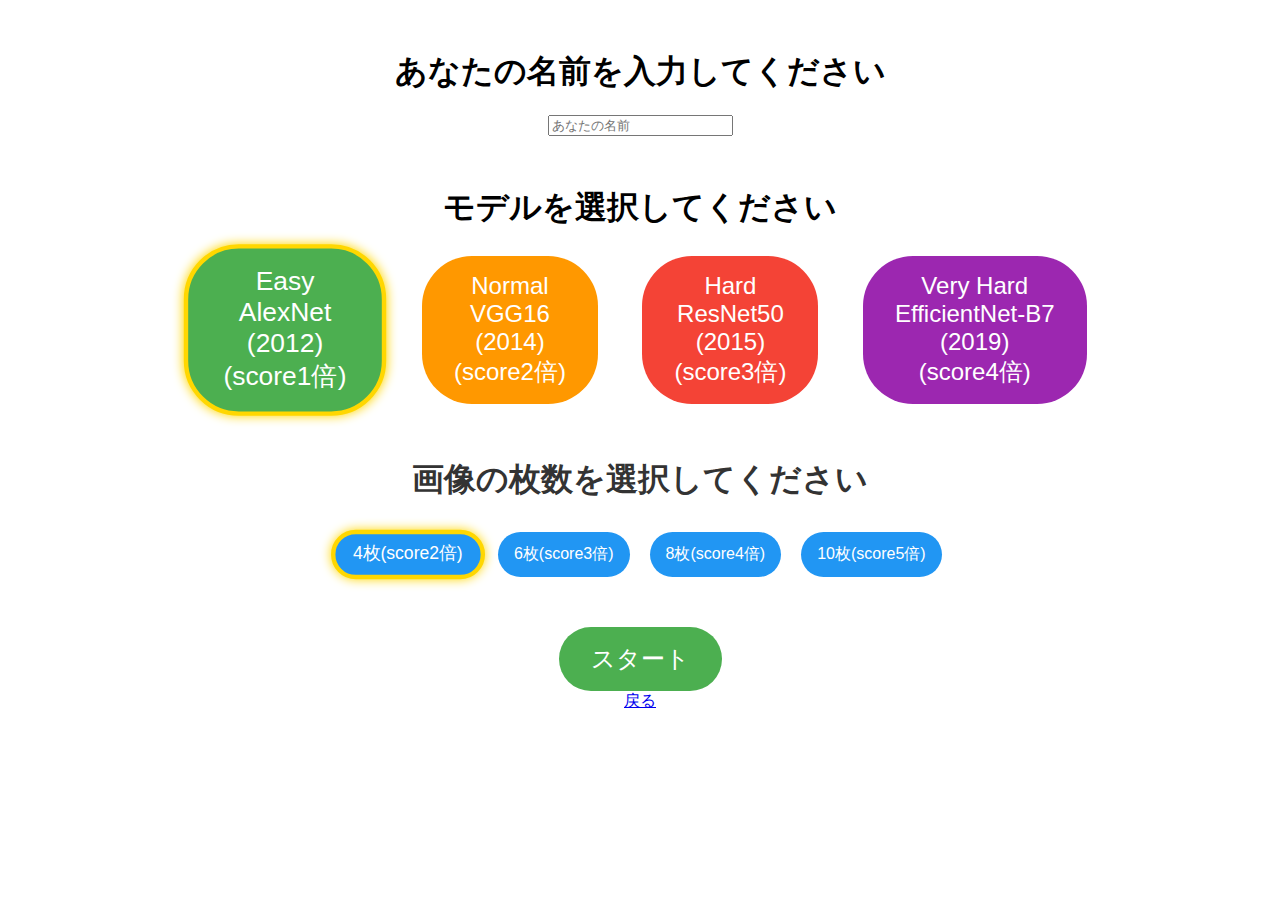
<file: main/templates/select_model.html>
<!DOCTYPE html> <!-- HTML5文書宣言 -->
<html lang="ja">  <!-- ドキュメントの言語を日本語に設定 -->
<head>
    <meta charset="UTF-8"> <!-- 文字エンコーディングをUTF-8に設定 -->
    <meta name="viewport" content="width=device-width, initial-scale=1.0"> <!-- レスポンシブデザイン用のビューポート設定 -->
    <title>Select setting</title> <!-- ページタイトルを設定 -->
    <style>
        /* 以下、ページ全体のスタイリング */
        body {
            font-family: Arial, sans-serif; /* テキストのフォントファミリーを設定 */
            text-align: center; /* テキストを中央揃えに */
        }
        h1 {
            margin-top: 50px; /* 見出しの上に余白を設定 */
        }
        .button-container {
            display: flex; /* Flexboxを使用してアイテムを横並びに配置 */
            justify-content: center; /* 水平方向の中央揃えを行う */
            margin-top: 50px; /* 上部の余白を設定 */
        }
        .model-button {
            position: relative; /* 相対位置を指定、ツールチップの基点となる */
            font-size: 1.5rem; /* ボタンのフォントサイズを大きく設定 */
            padding: 1rem 2rem; /* パディングでボタン内の空間を調整 */
            margin: 0 20px; /* ボタン間の余白を設定 */
            border: none; /* ボーダーを非表示に */
            border-radius: 50px; /* 角を丸くする */
            color: white; /* テキストカラーを白に */
            cursor: pointer; /* カーソルを指マークに */
            transition: background-color 0.3s; /* 背景色変化のアニメーション効果 */
        }
        .model-button:hover {
            opacity: 0.8; /* ホバー時にボタンの透明度を下げる */
        }
        .model-button:hover::after {
            content: attr(data-tooltip); /* ツールチップの内容をdata-tooltip属性から取得 */
            position: absolute; /* 絶対位置を指定 */
            white-space: pre-line; /* 改行を保持する設定 */
            background-color: rgba(0, 0, 0, 0.8); /* 背景色を半透明の黒に */
            color: white; /* テキストカラーを白に */
            padding: 10px; /* 内側の余白 */
            border-radius: 4px; /* 角を丸く */
            z-index: 100; /* 重なり順位 */
            width: 200px; /* 幅を200pxに設定 */
            font-size: 0.8rem; /* フォントサイズを小さく設定 */
            transform: translateX(-50%); /* X軸方向に左に50%ずらす */
            left: 50%; /* 左から50%の位置に配置 */
            bottom:-70%; /* 下から-70%の位置に配置 */
        }
        .model-button.selected {
            transform: scale(1.1); /* 選択されたボタンを大きく表示 */
            border: 4px solid #FFD700; /* 黄色の太いボーダーを追加 */
            box-shadow: 0 0 10px #FFD700; /* 黄色の影を追加 */
        }
        /* 各モデルボタンの背景色設定 */
        .resnet50 {
            background-color: #F44336; /* 赤色 */
        }
        .vgg16 {
            background-color: #FF9800; /* オレンジ色 */
        }
        .alexnet {
            background-color: #4CAF50; /* 緑色 */
        }
        .efficientnet-b7 {
            background-color: #9C27B0; /* 紫色 */
        }

        /* 画像枚数選択ボタンのスタイリング */
        .image-count-container {
            display: flex; /* Flexboxで横並び */
            justify-content: center; /* 中央揃え */
            margin-top: 30px; /* 上部の余白 */
        }
        .image-count-button {
            font-size: 1rem; /* フォントサイズを設定 */
            padding: 0.5rem 1rem; /* 内側のパディング */
            margin: 0 10px; /* 間隔 */
            border: none; /* ボーダーなし */
            border-radius: 50px; /* 角を丸く */
            color: white; /* テキストカラーを白に */
            cursor: pointer; /* カーソルを指マークに */
            transition: background-color 0.3s, transform 0.3s; /* 背景色とサイズ変化のアニメーション */
            background-color: #2196F3; /* 青色 */
        }
        .image-count-button:hover {
            opacity: 0.8; /* ホバー時の透明度変更 */
        }
        .image-count-button.selected {
            transform: scale(1.1); /* 選択時に拡大表示 */
            border: 4px solid #FFD700; /* 黄色のボーダーを追加 */
            box-shadow: 0 0 10px #FFD700; /* 黄色の影を追加 */
        }
        /* サブタイトルとスタートボタンのスタイリング */
        h2 {
            font-size: 2.0rem; /* サブタイトルのフォントサイズ */
            text-align: center; /* 中央揃え */
            margin-top: 50px; /* 上部の余白 */
            color: #333; /* 色を灰色に設定 */
        }
        .start-button {
            font-size: 1.5rem; /* フォントサイズ */
            padding: 1rem 2rem; /* パディング */
            margin-top: 50px; /* 上部の余白 */
            border: none; /* ボーダーなし */
            border-radius: 50px; /* 角を丸く */
            color: white; /* テキストカラーを白に */
            cursor: pointer; /* カーソルを指マークに */
            background-color: #4CAF50; /* 緑色 */
            transition: background-color 0.3s; /* 背景色変化のアニメーション */
        }
        .start-button:hover {
            background-color: #45a049; /* ホバー時に色を暗く */
            transform: scale(1.1); /* ボタンを拡大表示 */
        }
        
    </style>
    <!-- <audio id="start-sound" src="{{ url_for('static', filename='sounds/select_model/horagai.mp3') }}"></audio> -->
</head>
</head>
<body>
    <h1>あなたの名前を入力してください</h1> <!-- メインの見出しを表示 -->
    <form action="/quiz" method="post">
        <input type="text" name="name" placeholder="あなたの名前" required> <!-- 名前入力フィールド -->
    <h1>モデルを選択してください</h1>
    <button type="button" class="model-button alexnet selected" data-model="alexnet" data-tooltip="AlexNetは2012年に開発されたモデルで、画像認識の分野で革命をもたらしました。シンプルな構造でありながら、当時としては非常に高い精度を達成しました。">
        Easy<br>AlexNet<br>(2012)<br>(score1倍)
    </button>
    <button type="button" class="model-button vgg16" data-model="vgg16" data-tooltip="VGG16は2014年に開発されたモデルで、より多くの畳み込み層を使用しているため、高いレベルの画像特徴を抽出できます。">
        Normal<br>VGG16<br>(2014)<br>(score2倍)
    </button>
    <button type="button" class="model-button resnet50" data-model="resnet50" data-tooltip="ResNet50は「残差ネットワーク」として知られ、2015年に開発されました。非常に深いネットワークが可能です。">
        Hard<br>ResNet50<br>(2015)<br>(score3倍)
    </button>
    <button type="button" class="model-button efficientnet-b7" data-model="efficientnet-b7" data-tooltip="EfficientNet-B7は2019年に開発され、スケーラビリティと効率の良さで知られます。非常に高い効率と精度を提供します。">
        Very Hard<br>EfficientNet-B7<br>(2019)<br>(score4倍)
    </button>
    </div>

    <h2>画像の枚数を選択してください</h2>
    <div class="image-count-container">
        <button type="button" class="image-count-button selected" data-count="4">4枚(score2倍)</button>
        <button type="button" class="image-count-button" data-count="6">6枚(score3倍)</button>
        <button type="button" class="image-count-button" data-count="8">8枚(score4倍)</button>
        <button type="button" class="image-count-button" data-count="10">10枚(score5倍)</button>
    </div>

    <form action="/quiz" method="post" id="start-form">
        <input type="hidden" name="model" id="model-input" value="alexnet">
        <input type="hidden" name="image_count" id="image-count-input" value="4">
        <button type="submit" class="start-button" id="start-button">スタート</button>
    </form>
    <a href="/" onclick="goBack()" id="back-button">戻る</a>

    <script>
        const modelButtons = document.querySelectorAll('.model-button');
        const modelInput = document.getElementById('model-input');

        modelButtons.forEach(button => {
            button.addEventListener('click', function() {
                modelButtons.forEach(btn => btn.classList.remove('selected'));
                this.classList.add('selected');
                modelInput.value = this.getAttribute('data-model');
            });
        });

        const imageCountButtons = document.querySelectorAll('.image-count-button');
        const imageCountInput = document.getElementById('image-count-input');

        imageCountButtons.forEach(button => {
            button.addEventListener('click', function() {
                imageCountButtons.forEach(btn => btn.classList.remove('selected'));
                this.classList.add('selected');
                imageCountInput.value = this.getAttribute('data-count');
            });
        });
        function goBack() {
            window.history.back();
        }

    </script>
</body>
</html>
</file>
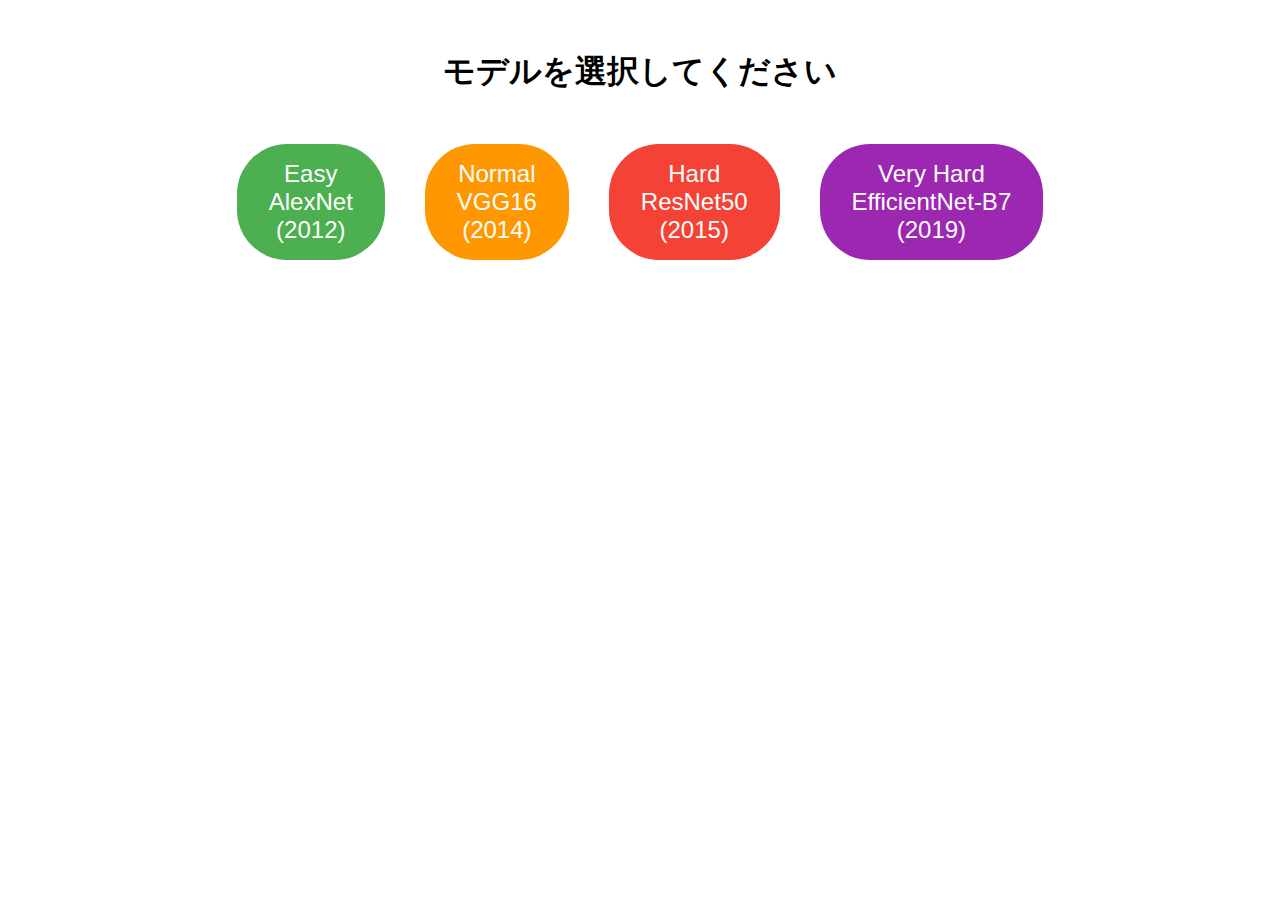
<file: web.test/templates/select_model.html>
<!DOCTYPE html>
<html lang="en">
<head>
    <meta charset="UTF-8">
    <meta name="viewport" content="width=device-width, initial-scale=1.0">
    <title>Select Model</title>
    <style>
        body {
            font-family: Arial, sans-serif;
            text-align: center;
        }
        h1 {
            margin-top: 50px;
        }
        .button-container {
            display: flex;
            justify-content: center;
            margin-top: 50px;
        }
        .model-button {
            font-size: 1.5rem;
            padding: 1rem 2rem;
            margin: 0 20px;
            border: none;
            border-radius: 50px;
            color: white;
            cursor: pointer;
            transition: background-color 0.3s;
        }
        .model-button:hover {
            opacity: 0.8;
        }
        .resnet50 {
            background-color: #F44336 ;
        }
        .vgg16 {
            background-color: #FF9800;
        }
        .alexnet {
            background-color: #4CAF50;
        }
        .efficientnet-b7 {
            background-color: #9C27B0;
        }
    </style>
</head>
<body>
    <h1>モデルを選択してください</h1>
    <form action="/quiz" method="post">
        <div class="button-container">
            <button type="submit" name="model" value="alexnet" class="model-button alexnet">Easy<br>AlexNet<br>(2012)</button>
            <button type="submit" name="model" value="vgg16" class="model-button vgg16">Normal<br>VGG16<br>(2014)</button>
            <button type="submit" name="model" value="resnet50" class="model-button resnet50">Hard<br>ResNet50<br>(2015)</button>
            <button type="submit" name="model" value="efficientnet-b7" class="model-button efficientnet-b7">Very Hard<br>EfficientNet-B7<br>(2019)</button>
        </div>
    </form>
</body>
</html>
</file>
